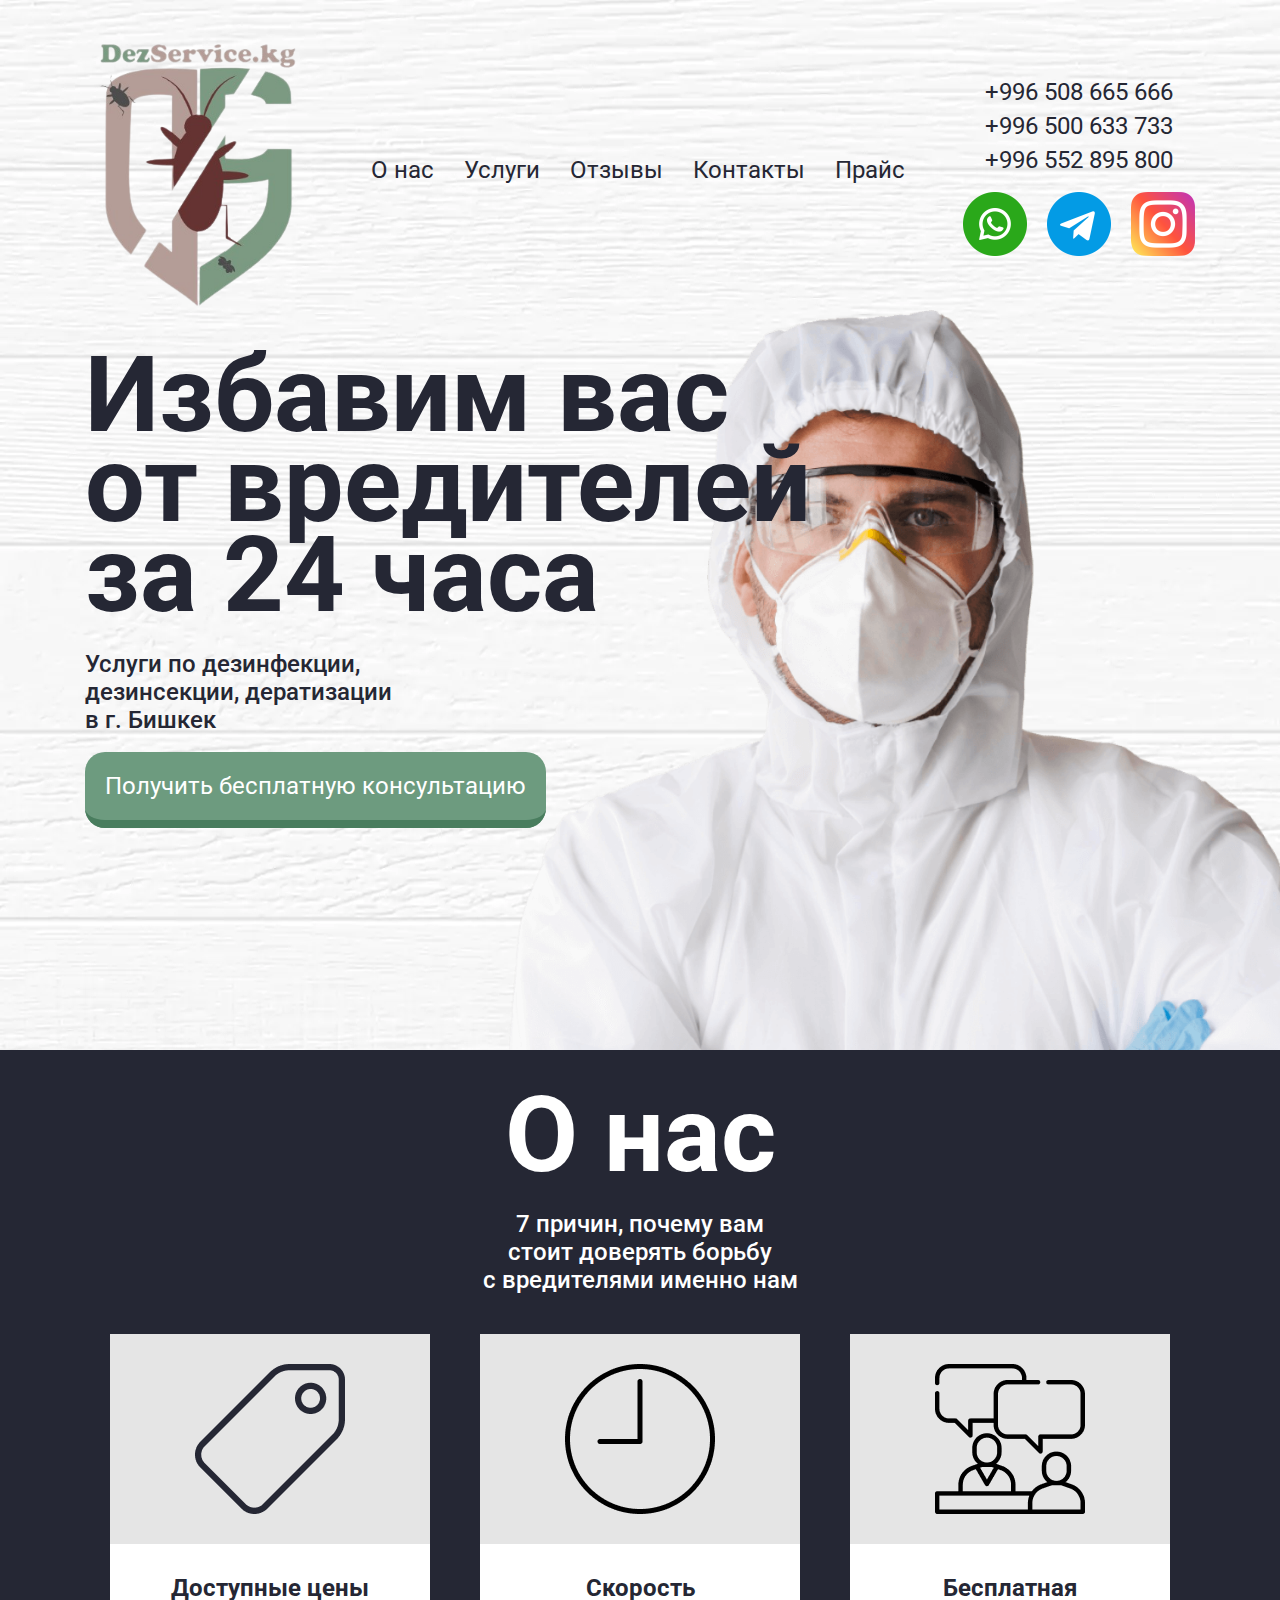
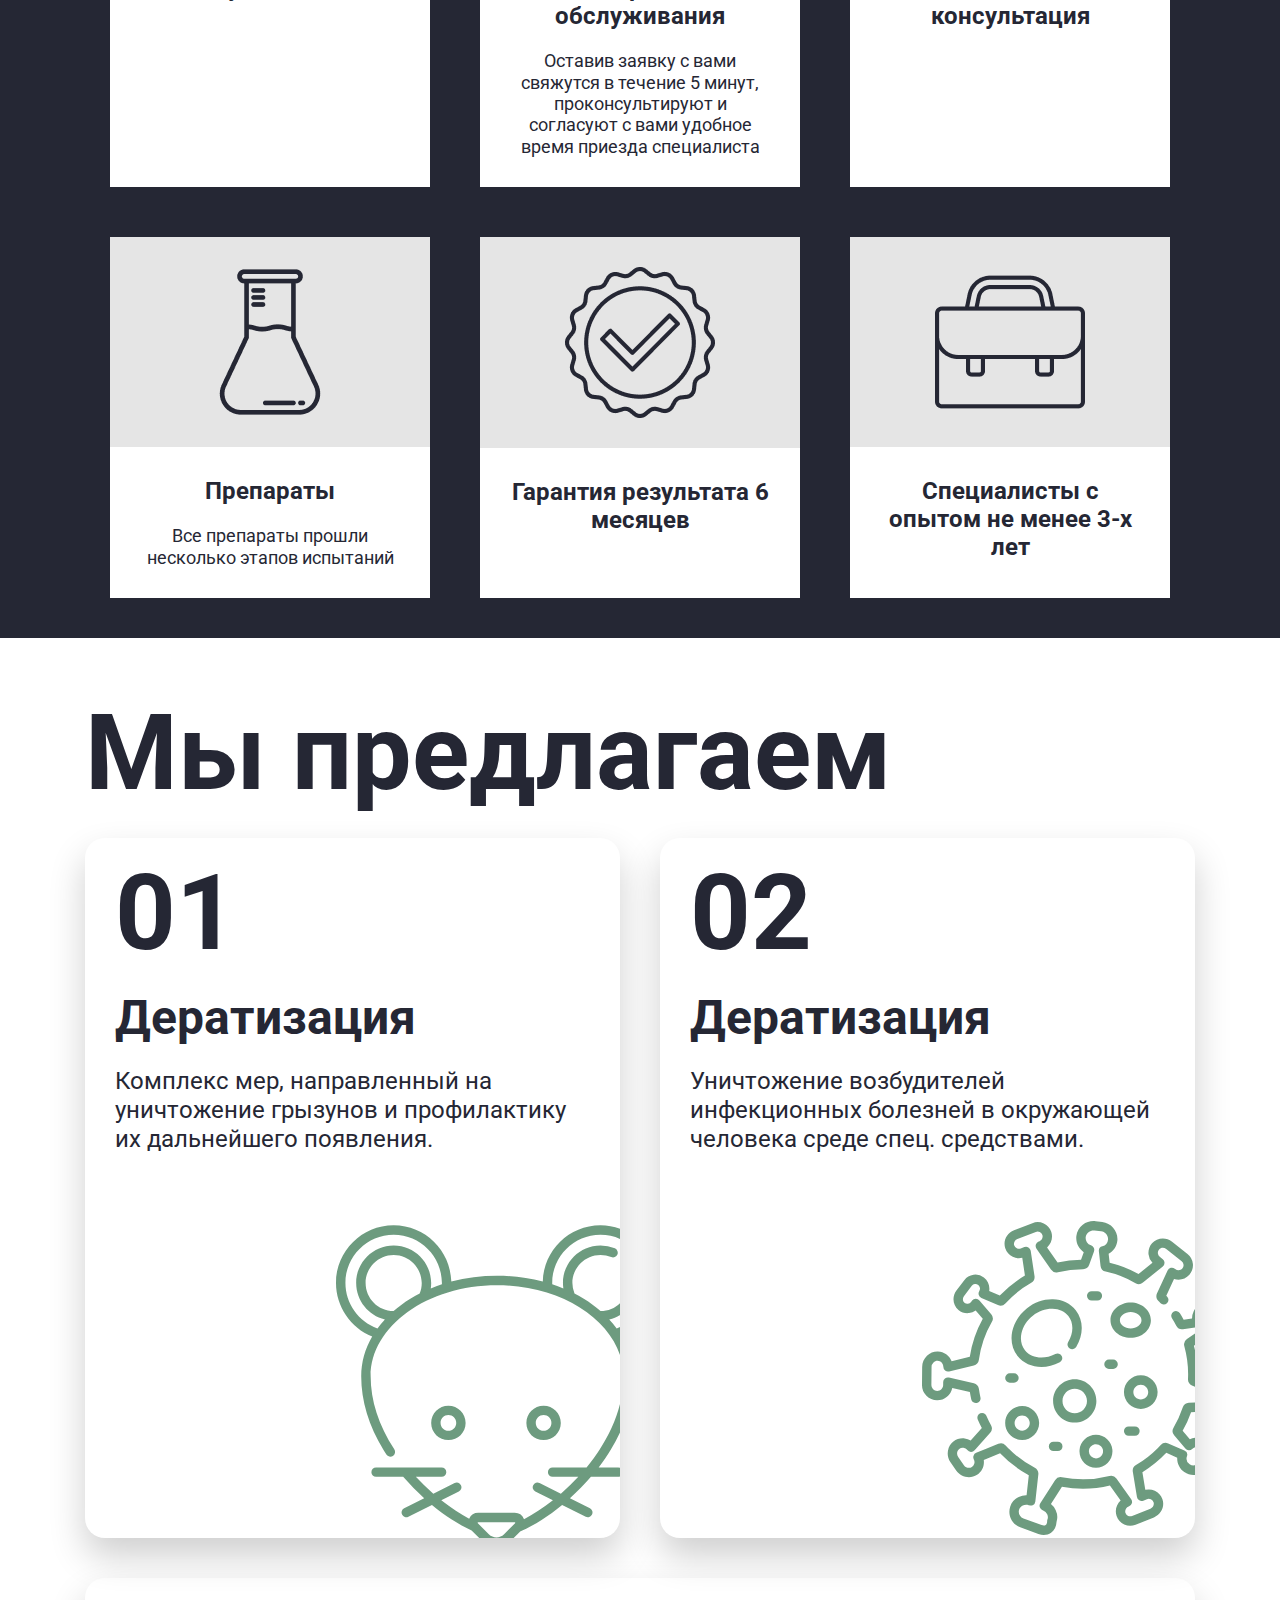
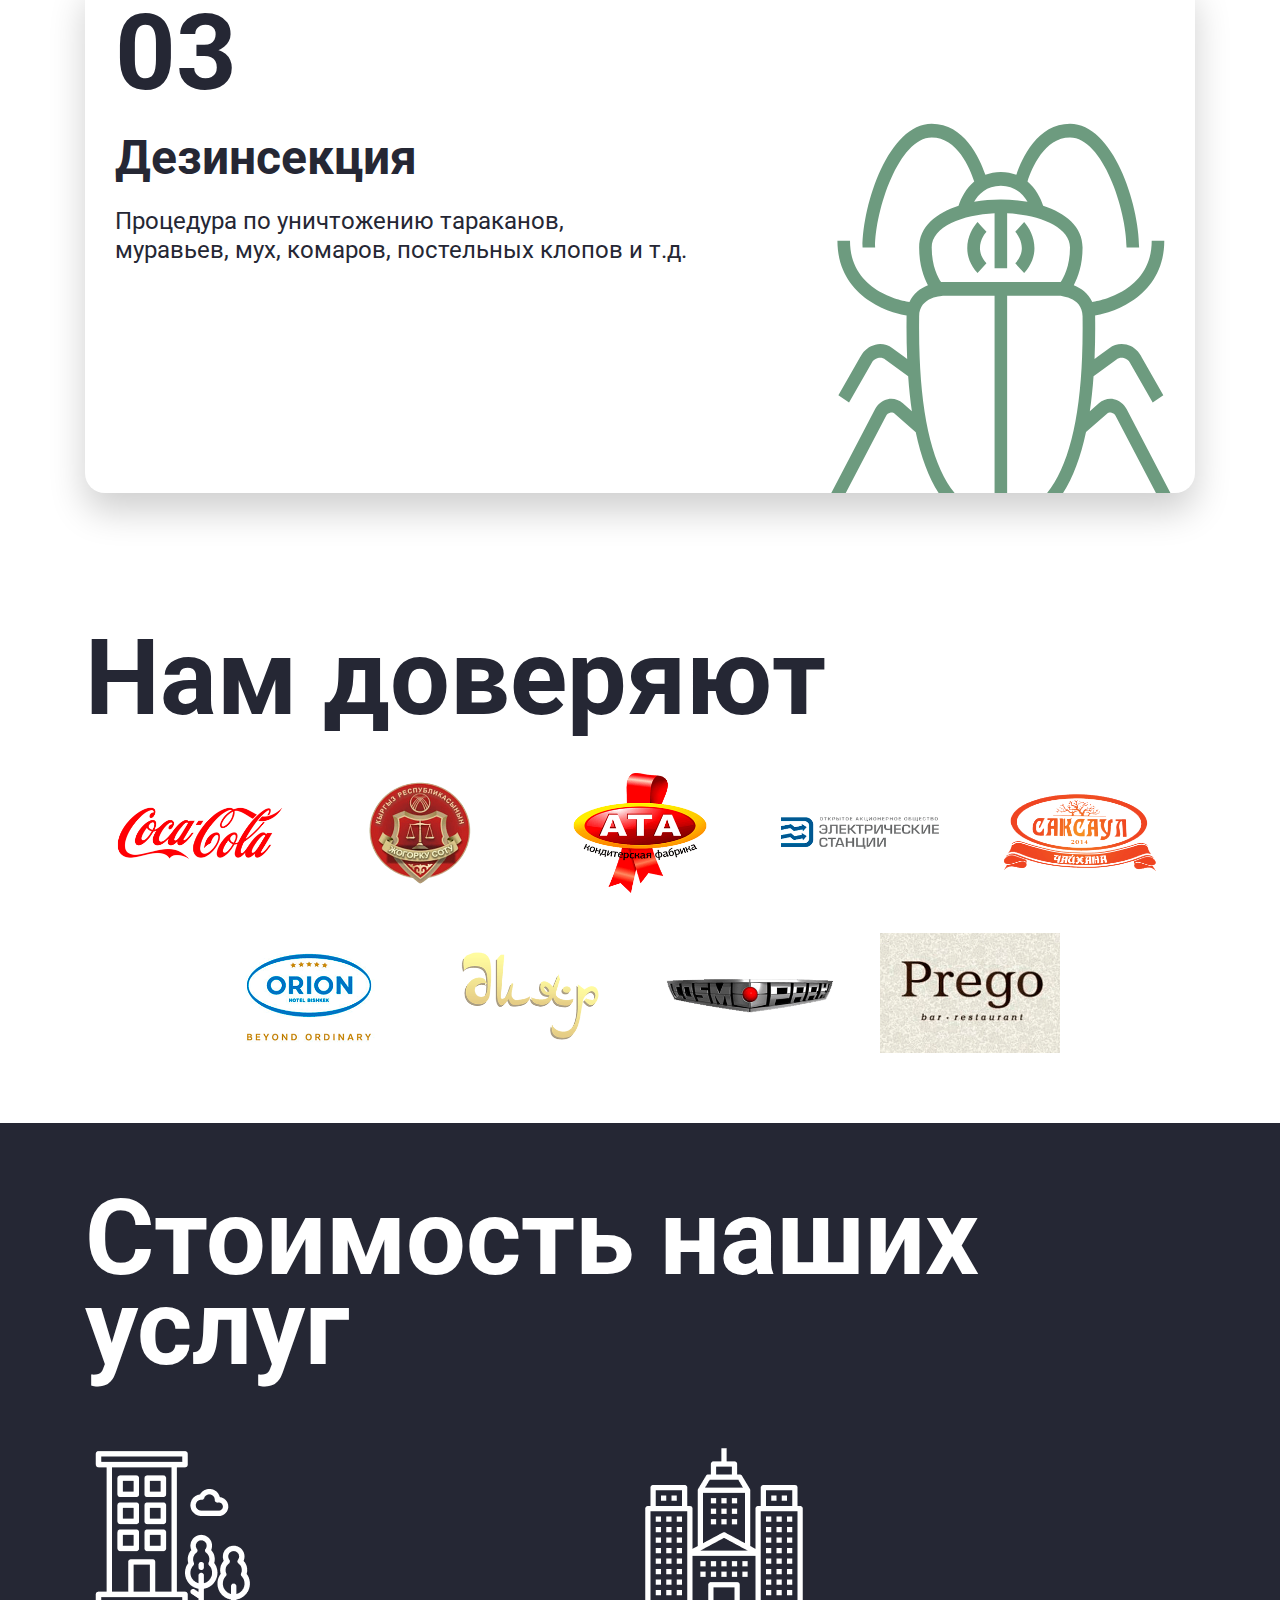
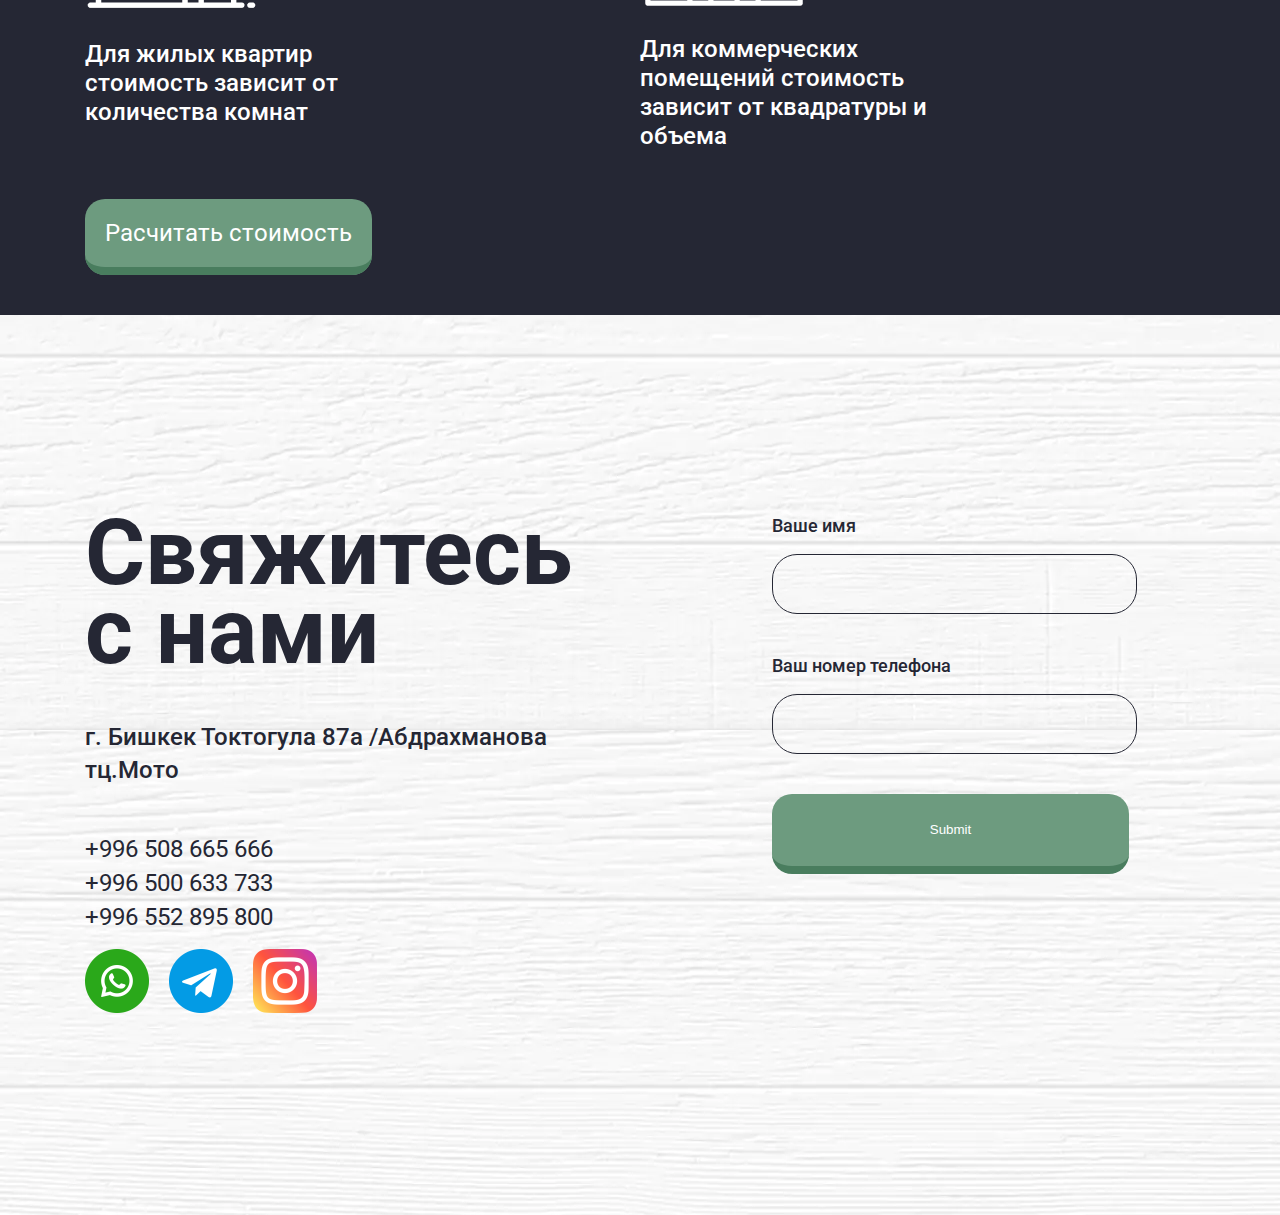
<file: templates/index.html>
<!doctype html>
<html lang="en">
<head>
  <meta charset="UTF-8">
  <meta name="viewport"
        content="width=device-width, user-scalable=no, initial-scale=1.0, maximum-scale=1.0, minimum-scale=1.0">
  <meta http-equiv="X-UA-Compatible" content="ie=edge">
  <title>DezService</title>
  <link rel="stylesheet" href="static/css/bundle.css">
</head>
<body>
<div class="wrapper">
  <header class="header">
    <div class="container">
      <div class="header__inner">
        <img src="static/images/logo.png" alt="logo">
        <ul class="navbar">
          <li class="link">О нас</li>
          <li class="link">Услуги</li>
          <li class="link">Отзывы</li>
          <li class="link">Контакты</li>
          <li class="link">Прайс</li>
        </ul>
        <div class="right cen">
          <div class="nums">
            <a href="tel:+996508665666">+996 508 665 666</a>
            <a href="tel:+996500633733">+996 500 633 733</a>
            <a href="tel:+996552895800">+996 552 895 800</a>
          </div>
          <div class="contacts">
            <a href="https://wa.me/996508665666" class="whats"><img src="static/images/whatsapp.png" alt="whatsapp"></a>
            <a href="http://t.me/+996508665666" class="telegram"><img src="static/images/telegram.png" alt="telegram"></a>
            <a href="https://www.instagram.com/dezservice.kg/?hl=ru" class="insta"><img src="static/images/instagram.png" alt="instagram"></a>
          </div>
        </div>
      </div>
    </div>
  </header>
  <div class="main">
    <div class="container">
      <div class="title">
        <h1>Избавим вас <br>от вредителей <br>за 24 часа</h1>
        <p>Услуги по дезинфекции, <br>дезинсекции, дератизации <br> в г. Бишкек</p>
      </div>
      <span class="button btn">Получить бесплатную консультацию</span>
    </div>
  </div>
  <div class="about" id="about">
    <div class="container">
      <div class="title">
        <h2>О нас</h2>
        <p>7 причин, почему вам <br>стоит доверять борьбу <br>с вредителями именно нам</p>
      </div>
      <div class="about__inner">
        <div class="item">
          <div class="item__img">
            <img src="static/images/about-1.png" alt="">
          </div>
          <div class="item__description">
            <h5>Доступные цены</h5>
          </div>
        </div>
        <div class="item">
          <div class="item__img">
            <img src="static/images/about-2.png" alt="">
          </div>
          <div class="item__description">
            <h5>Скорость обслуживания</h5>
            <p>Оставив заявку с вами свяжутся в течение 5 минут, проконсультируют и согласуют с вами удобное время приезда специалиста</p>
          </div>
        </div>
        <div class="item">
          <div class="item__img">
            <img src="static/images/about-3.png" alt="">
          </div>
          <div class="item__description">
            <h5>Бесплатная консультация</h5>
          </div>
        </div>
        <div class="item">
          <div class="item__img">
            <img src="static/images/about-4.png" alt="">
          </div>
          <div class="item__description">
            <h5>Препараты</h5>
            <p>Все препараты прошли несколько этапов испытаний</p>
          </div>
        </div>
        <div class="item">
          <div class="item__img">
            <img src="static/images/about-5.png" alt="">
          </div>
          <div class="item__description">
            <h5>Гарантия результата 6 месяцев</h5>
          </div>
        </div>
        <div class="item">
          <div class="item__img">
            <img src="static/images/about-6.png" alt="">
          </div>
          <div class="item__description">
            <h5>Специалисты с опытом не менее 3-х лет</h5>
          </div>
        </div>
      </div>
    </div>
  </div>
  <div class="order" id="order">
    <div class="container">
      <div class="title">
        <h2>Мы предлагаем</h2>
      </div>
      <div class="order__inner">
        <div class="item" style="background-image: url(static/images/order-1.svg)">
          <h3>01</h3>
          <h4>Дератизация</h4>
          <p>Комплекс мер, направленный на уничтожение грызунов и профилактику их дальнейшего появления.</p>
        </div>
        <div class="item" style="background-image: url(static/images/order-2.svg)">
          <h3>02</h3>
          <h4>Дератизация</h4>
          <p>Уничтожение возбудителей инфекционных болезней в окружающей человека среде спец. средствами.</p>
        </div>
        <div class="item last" style="background-image: url(static/images/order-3.svg)">
          <h3>03</h3>
          <h4>Дезинсекция</h4>
          <p>Процедура по уничтожению тараканов, <br>муравьев, мух, комаров, постельных клопов и т.д.</p>
        </div>
      </div>
    </div>
  </div>
  <div class="trust" id="trust">
    <div class="container">
      <div class="title">
        <h2>Нам доверяют</h2>
      </div>
      <div class="trust__inner">
        <img src="static/images/trust1.png" alt="logo">
        <img src="static/images/trust2.png" alt="logo">
        <img src="static/images/trust3.png" alt="logo">
        <img src="static/images/trust4.png" alt="logo">
        <img src="static/images/trust5.png" alt="logo">
        <img src="static/images/trust6.png" alt="logo">
        <img src="static/images/trust7.png" alt="logo">
        <img src="static/images/trust8.png" alt="logo">
        <img src="static/images/trust9.png" alt="logo">
      </div>
    </div>
  </div>
  <div class="cost" id="cost">
    <div class="container">
      <div class="title">
        <h2>Стоимость наших услуг</h2>
      </div>
      <div class="cost__inner">
        <div class="item">
          <img src="static/images/cost1.png" alt="cost">
          <p>Для жилых квартир стоимость зависит от количества комнат</p>
        </div>
        <div class="item">
          <img src="static/images/cost2.png" alt="cost">
          <p>Для коммерческих помещений стоимость зависит от квадратуры и объема</p>
        </div>
      </div>
      <div class="btn">
        <span class="button btn">Расчитать стоимость</span>
      </div>
    </div>
  </div>
  <div class="contact" id="contact">
    <div class="container">
      <div class="contact__inner">
        <div class="text">
          <h2>Свяжитесь с нами</h2>
          <p>г. Бишкек Токтогула 87а /Абдрахманова тц.Мото</p>
          <div class="right">
          <div class="nums">
            <a href="tel:+996508665666">+996 508 665 666</a>
            <a href="tel:+996500633733">+996 500 633 733</a>
            <a href="tel:+996552895800">+996 552 895 800</a>
          </div>
          <div class="contacts">
            <a href="https://wa.me/996508665666" class="whats"><img src="static/images/whatsapp.png" alt="whatsapp"></a>
            <a href="http://t.me/+996508665666" class="telegram"><img src="static/images/telegram.png" alt="telegram"></a>
            <a href="https://www.instagram.com/dezservice.kg/?hl=ru" class="insta"><img src="static/images/instagram.png" alt="instagram"></a>
          </div>
        </div>
        </div>
        <form action="/form" method="post">
          <label for="name">
            <h5>Ваше имя</h5>
            <input type="text" required id="name" name="name">
          </label>
          <label for="phoneNum">
            <h5>Ваш номер телефона</h5>
            <input type="text" required id="phoneNum" name="phoneNum">
          </label>
          <input type="submit" formmethod="post" class="button">
        </form>
      </div>
    </div>
  </div>
</div>
</body>
<script src="static/js/app.js"></script>
</html>
</file>
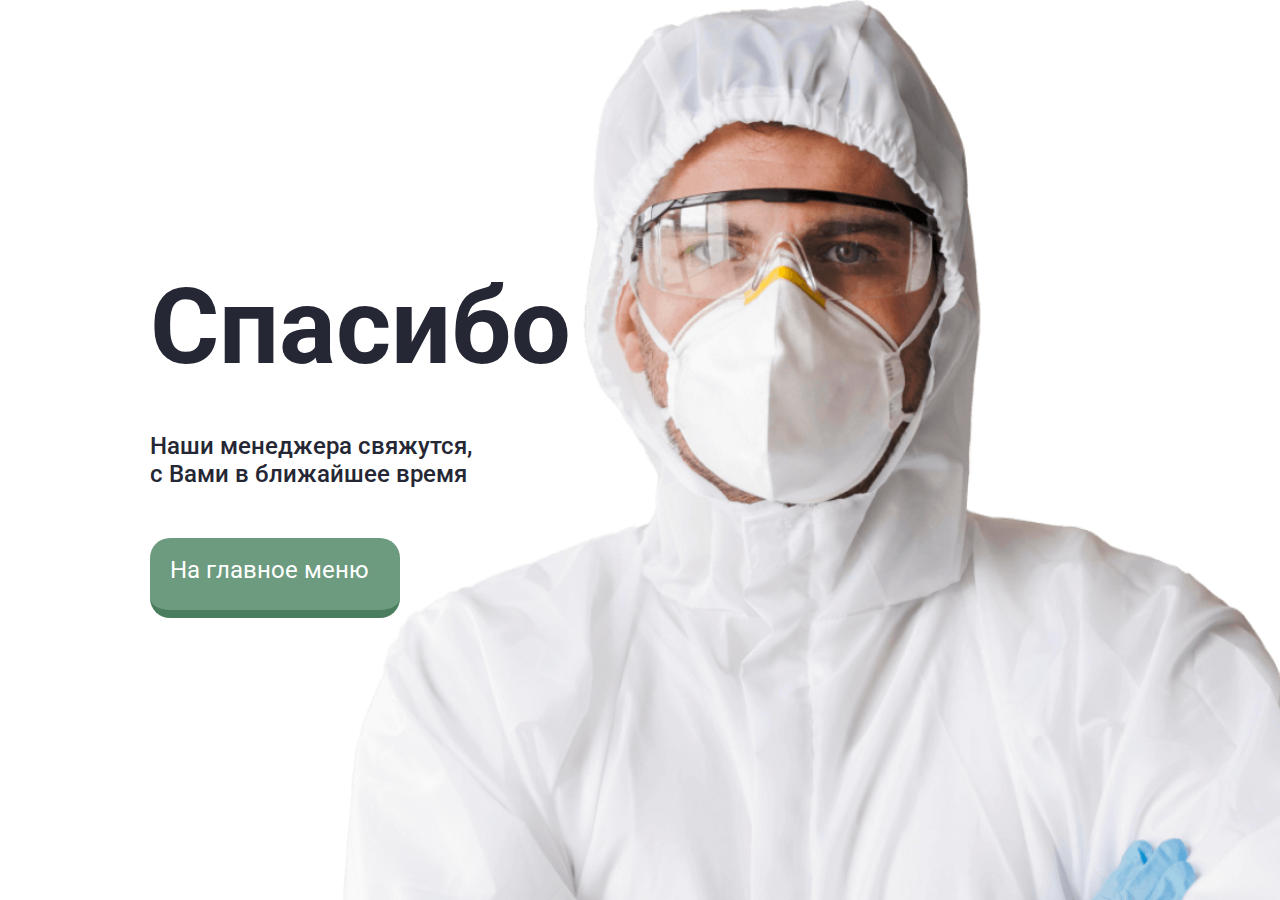
<file: templates/form.html>
<!doctype html>
<html lang="en">
<head>
    <meta charset="UTF-8">
    <meta name="viewport"
          content="width=device-width, user-scalable=no, initial-scale=1.0, maximum-scale=1.0, minimum-scale=1.0">
    <meta http-equiv="X-UA-Compatible" content="ie=edge">
    <title>Form</title>
    <link rel="stylesheet" href="static/css/bundle.css">
    <style>
        body {
            height: 100vh;
            background: right url("static/images/main.png") no-repeat;
            background-size: contain;
            display: flex;
            align-items: center;
            padding-left: 150px;
        }
        @media (max-width: 1000px) {
            body {
                padding: 0;
                justify-content: center;
                background-image: none;
                text-align: center;
            }
        }
        .title {
            display: flex;
            flex-direction: column;
            justify-content: center;
            gap: 30px;
        }
        @media (max-width: 1000px) {
            .title {
                align-items: center;
            }
        }
        p {
            padding-bottom: 20px;
        }
        .button {
            width: 250px
        }
    </style>
</head>
<body>
    <div class="title">
        <h2>Спасибо</h2>
        <p>Наши менеджера свяжутся, <br>с Вами в ближайшее время</p>
        <a href='/' class="button">На главное меню</a>
    </div>
</body>
</html>
</file>
<file: templates/static/css/bundle.css>
@import url('https://fonts.googleapis.com/css2?family=Roboto:wght@400;700&display=swap');
.header {
  padding-top: 30px;
}
.header__inner {
  display: -webkit-box;
  display: -ms-flexbox;
  display: flex;
  -webkit-box-pack: justify;
      -ms-flex-pack: justify;
          justify-content: space-between;
  -webkit-box-align: center;
      -ms-flex-align: center;
          align-items: center;
}
.header__inner .link {
  cursor: pointer;
}
.header__inner img {
  height: 280px;
  width: 227px;
}
.header__inner ul {
  display: -webkit-box;
  display: -ms-flexbox;
  display: flex;
  gap: 30px;
}
.right {
  display: flex;
  flex-direction: column;

  gap: 20px;
}
.cen {
  align-items: center;
}
.right .nums {
  display: flex;
  flex-direction: column;
  gap: 10px;
}
.contacts {
  display: flex;
  align-items: center;
  gap: 20px;
}
.contacts a img{
  width: 64px;
  height: 64px;
}
@media (max-width: 920px) {
  .header__inner .navbar {
    display: none;
  }
  .header__inner span {
    font-size: 20px;
  }
}
@media (max-width: 426px) {
  .header__inner {
    flex-direction: column;
    gap: 40px;
  }
  .header__inner img {
    height: calc(280px * 1.5);
    width: calc(227px * 1.5);
  }
}

.main {
  padding: 40px 0;
  height: calc(100vh - 160px);
  background: url(../../static/images/main.png) no-repeat right;
  background-size: contain;
}
@media (max-width: 1050px) {
  .main {
    background-image: none;
  }
}
.main .title {
  padding-bottom: 40px;
}

.about {
  background-color: #252734;
  padding: 40px 0;
  color: #fff;
  text-align: center;
}
.about__inner {
  padding-top: 40px;
  display: -webkit-box;
  display: -ms-flexbox;
  display: flex;
  -webkit-box-pack: center;
      -ms-flex-pack: center;
          justify-content: center;
  gap: 50px;
  -ms-flex-wrap: wrap;
      flex-wrap: wrap;
}
.about__inner .item {
  width: 320px;
  background-color: #fff;
  color: #252734;
}
.about__inner .item__img {
  display: -webkit-box;
  display: -ms-flexbox;
  display: flex;
  -webkit-box-align: center;
      -ms-flex-align: center;
          align-items: center;
  -webkit-box-pack: center;
      -ms-flex-pack: center;
          justify-content: center;
  padding: 30px;
  background-color: #e5e5e5;
}
.about__inner .item__description {
  padding: 30px;
}
.about__inner .item__description h5 {
  font-weight: bold;
  font-size: 24px;
  line-height: 28px;
}
.about__inner .item__description p {
  padding-top: 20px;
  font-size: 18px;
  line-height: 119%;
}

.order {
  background-color: #fff;
  padding: 70px 0;
}
.order__inner {
  padding-top: 40px;
  display: -webkit-box;
  display: -ms-flexbox;
  display: flex;
  -webkit-box-pack: center;
      -ms-flex-pack: center;
          justify-content: center;
  -ms-flex-wrap: wrap;
      flex-wrap: wrap;
  gap: 40px;
}
.order__inner .item {
  padding: 30px;
  width: 535px;
  height: 700px;
  -webkit-box-shadow: 0 0.75rem 1.5rem #cfcfcf;
          box-shadow: 0 0.75rem 1.5rem #cfcfcf;
  border-radius: 20px;
  background: right bottom no-repeat;
  background-size: auto;
}
@media (max-width: 600px) {
  .order__inner .item {
    width: 250px;
    height: 300px;
    background-image: none !important;
  }
}
.order__inner .item h3 {
  font-weight: bold;
  font-size: 106px;
  line-height: 85.5%;
}
@media (max-width: 600px) {
  .order__inner .item h3 {
    font-size: 30px;
    line-height: 1;
  }
}
.order__inner .item h4 {
  padding-top: 30px;
  font-weight: bold;
  font-size: 48px;
  line-height: 59px;
}
@media (max-width: 600px) {
  .order__inner .item h4 {
    font-size: 28px;
    line-height: 1;
  }
}
.order__inner .item p {
  padding-top: 20px;
  font-size: 24px;
  line-height: 29px;
}
@media (max-width: 600px) {
  .order__inner .item p {
    font-size: 16px;
    line-height: 1;
  }
}
.order__inner .item:nth-child(3) {
  width: 100%;
  height: 515px;
}
@media (max-width: 1150px) {
  .order__inner .item:nth-child(3) {
    width: 535px;
    height: 700px;
  }
}
@media (max-width: 600px) {
  .order__inner .item:nth-child(3) {
    width: 250px;
    height: 300px;
  }
}

.trust {
  background-color: #fff;
  padding: 70px 0;
}
.trust__inner {
  display: -webkit-box;
  display: -ms-flexbox;
  display: flex;
  -webkit-box-align: center;
      -ms-flex-align: center;
          align-items: center;
  -webkit-box-pack: center;
      -ms-flex-pack: center;
          justify-content: center;
  -ms-flex-wrap: wrap;
      flex-wrap: wrap;
  gap: 40px;
  padding-top: 50px;
}
.trust__inner img {
  width: 180px;
  height: 120px;
}
@media (max-width: 900px) {
  .trust__inner {
    gap: 0;
  }
}

.cost {
  background-color: #252734;
  color: #fff;
  padding: 70px 0;
}
@media (max-width: 740px) {
  .cost .btn {
    display: -webkit-box;
    display: -ms-flexbox;
    display: flex;
    -webkit-box-pack: center;
        -ms-flex-pack: center;
            justify-content: center;
  }
}
.cost__inner {
  display: -webkit-box;
  display: -ms-flexbox;
  display: flex;
  -ms-flex-wrap: wrap;
      flex-wrap: wrap;
  padding: 70px 0;
  gap: 200px;
}
@media (max-width: 740px) {
  .cost__inner {
    -webkit-box-pack: center;
        -ms-flex-pack: center;
            justify-content: center;
    gap: 50px;
  }
}
.cost__inner .item {
  width: 355px;
}
@media (max-width: 950px) {
  .cost__inner .item {
    width: 250px;
  }
}
@media (max-width: 950px) {
  .cost__inner .item img {
    -webkit-transform: scale(0.7);
            transform: scale(0.7);
  }
}
.cost__inner .item p {
  font-weight: 500;
  font-size: 24px;
  line-height: 29px;
  padding-top: 20px;
}
@media (max-width: 950px) {
  .cost__inner .item p {
    font-size: 16px;
    padding-top: 0;
  }
}

.contact {
  min-height: 100vh;
  display: -webkit-box;
  display: -ms-flexbox;
  display: flex;
  -webkit-box-align: center;
      -ms-flex-align: center;
          align-items: center;
  padding: 20px 0;
}
.contact__inner {
  display: -webkit-box;
  display: -ms-flexbox;
  display: flex;
  gap: 200px;
}
@media (max-width: 1110px) {
  .contact__inner {
    gap: 0;
    -webkit-box-pack: justify;
        -ms-flex-pack: justify;
            justify-content: space-between;
  }
}
@media (max-width: 750px) {
  .contact__inner {
    -webkit-box-orient: vertical;
    -webkit-box-direction: normal;
        -ms-flex-direction: column;
            flex-direction: column;
    -webkit-box-align: center;
        -ms-flex-align: center;
            align-items: center;
    text-align: center;
    gap: 40px;
  }
  .contacts2 {
    margin: 0 auto;
  }
}
.contact__inner .text {
  display: -webkit-box;
  display: -ms-flexbox;
  display: flex;
  -webkit-box-orient: vertical;
  -webkit-box-direction: normal;
      -ms-flex-direction: column;
          flex-direction: column;
  gap: 50px;
  width: 490px;
}
@media (max-width: 930px) {
  .contact__inner .text {
    gap: 20px;
  }
}
@media (max-width: 750px) {
  .contact__inner .text {
    width: 80%;
  }
}
.contact__inner .text h2 {
  font-weight: bold;
  font-size: 92px;
  line-height: 85.5%;
}
@media (max-width: 930px) {
  .contact__inner .text h2 {
    font-size: 36px;
  }
}
.contact__inner .text p {
  font-weight: 500;
  font-size: 24px;
  line-height: 137%;
}
@media (max-width: 930px) {
  .contact__inner .text p {
    font-size: 18px;
    line-height: 1;
  }
}
.contact__inner .text span {
  font-weight: 500;
  font-size: 24px;
  line-height: 137%;
}
.contact__inner form {
  display: -webkit-box;
  display: -ms-flexbox;
  display: flex;
  -webkit-box-orient: vertical;
  -webkit-box-direction: normal;
      -ms-flex-direction: column;
          flex-direction: column;
  gap: 40px;
  width: 40%;
}
@media (max-width: 930px) {
  .contact__inner form {
    gap: 20px;
  }
}
@media (max-width: 750px) {
  .contact__inner form {
    width: 80%;
  }
}
.contact__inner form label h5 {
  font-weight: 500;
  font-size: 18px;
  line-height: 137%;
  padding-bottom: 15px;
}
.contact__inner form label input {
  color: #252734;
  padding: 16px;
  font-size: 20px;
  width: 365px;
  height: 60px;
  border: 1px solid #252734;
  background: transparent;
  border-radius: 25px;
}
@media (max-width: 930px) {
  .contact__inner form label input {
    width: 100%;
    height: 40px;
  }
}
.contact__inner form input {
  border: none;
  cursor: pointer;
  border-bottom: 8px solid #497d5e;
  background: #6d9b7f;
  color: #fff;
  width: 357px;
  height: 80px;
  border-radius: 20px;
  padding: 20px;
}
@media (max-width: 930px) {
  .contact__inner form input {
    width: 100%;
  }
}

* {
  margin: 0;
  padding: 0;
  -webkit-box-sizing: border-box;
          box-sizing: border-box;
}

html {
  font-family: "Roboto", serif;
  font-weight: 400;
  font-size: 24px;
  line-height: 1;
  color: #252734;
}

body {
  background: url("../../static/images/bg.png");
  background-size: auto;
}
@media (max-width: 600px) {
  body {
    text-align: center;
  }
}

.container {
  width: 1110px;
  margin: 0 auto;
}
@media (max-width: 1150px) {
  .container {
    width: 100%;
    padding: 0 20px;
  }
}

h1 {
  font-weight: bold;
  font-size: 106px;
  line-height: 85.5%;
}

a {
  text-decoration: none;
  color: #252734;
}

ol, ul {
  list-style-type: none;
}

.title h2, .title h1 {
  font-weight: bold;
  font-size: 106px;
  line-height: 85.5%;
}
@media (max-width: 800px) {
  .title h2, .title h1 {
    font-size: 66px;
  }
}
@media (max-width: 550px) {
  .title h2, .title h1 {
    font-size: 46px;
  }
}
.title p {
  padding-top: 30px;
  font-weight: 500;
  font-size: 24px;
  line-height: 28px;
}
@media (max-width: 550px) {
  .title p {
    font-size: 20px;
  }
}

.button {
  cursor: pointer;
  border-bottom: 8px solid #497d5e;
  background: #6d9b7f;
  color: #fff;
  height: 80px;
  border-radius: 20px;
  padding: 20px;
}
@media (max-width: 550px) {
  .button {
    padding: 10px;
    font-size: 16px;
    height: 50px;
  }
}
</file>
